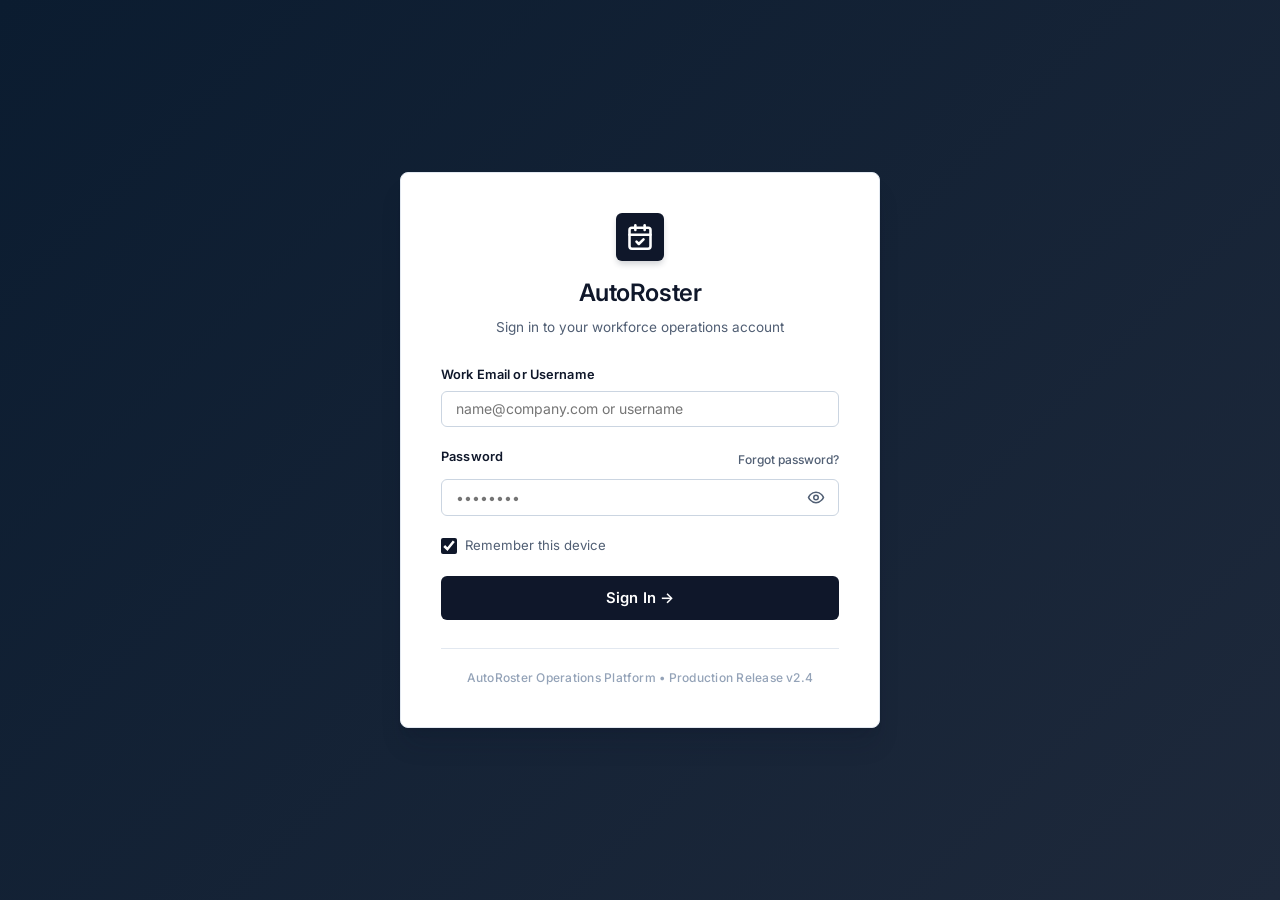
<file: static/index.html>
<!DOCTYPE html>
<html lang="en">
<head>
  <meta charset="UTF-8">
  <meta name="viewport" content="width=device-width, initial-scale=1.0">
  <title>AutoRoster | Workforce Operations & Shift Scheduling</title>
  <link rel="stylesheet" href="styles.css">
  <link rel="preconnect" href="https://fonts.googleapis.com">
  <link rel="preconnect" href="https://fonts.gstatic.com" crossorigin>
  <link href="https://fonts.googleapis.com/css2?family=Inter:wght@400;500;600;700&family=JetBrains+Mono:wght@400;500;600&display=swap" rel="stylesheet">
</head>
<body>

  <!-- ========================================== -->
  <!-- 1. LOGIN SCREEN VIEW                       -->
  <!-- ========================================== -->
  <div id="view-login" class="login-overlay">
    <div class="login-card">
      <div class="login-header">
        <div class="login-brand-icon">
          <svg width="28" height="28" viewBox="0 0 24 24" fill="none" stroke="currentColor" stroke-width="2.2" stroke-linecap="round" stroke-linejoin="round">
            <rect x="3" y="4" width="18" height="18" rx="2" ry="2"></rect>
            <line x1="16" y1="2" x2="16" y2="6"></line>
            <line x1="8" y1="2" x2="8" y2="6"></line>
            <line x1="3" y1="10" x2="21" y2="10"></line>
            <path d="m9 16 2 2 4-4"></path>
          </svg>
        </div>
        <h1 class="login-title">AutoRoster</h1>
        <p class="login-subtitle">Sign in to your workforce operations account</p>
      </div>

      <form id="form-login" class="login-form">
        <div id="login-error-alert" class="alert alert-danger" style="display: none;"></div>

        <div class="form-group">
          <label class="form-label" for="login-email">Work Email or Username</label>
          <input type="text" id="login-email" class="form-input" placeholder="name@company.com or username" required autocomplete="username">
        </div>

        <div class="form-group">
          <div style="display:flex; justify-content:space-between; align-items:center; margin-bottom:0.4rem;">
            <label class="form-label mb-0" for="login-password">Password</label>
            <a href="#" class="form-forgot-link" onclick="alert('Please contact your store administrator to reset your password.')">Forgot password?</a>
          </div>
          <div class="password-input-wrap">
            <input type="password" id="login-password" class="form-input" placeholder="••••••••" required autocomplete="current-password">
            <button type="button" class="btn-password-toggle" id="btn-toggle-password" title="Toggle password visibility" aria-label="Toggle password visibility">
              <svg id="eye-icon-show" width="18" height="18" viewBox="0 0 24 24" fill="none" stroke="currentColor" stroke-width="2" stroke-linecap="round" stroke-linejoin="round">
                <path d="M2 12s3-7 10-7 10 7 10 7-3 7-10 7-10-7-10-7Z"></path>
                <circle cx="12" cy="12" r="3"></circle>
              </svg>
              <svg id="eye-icon-hide" width="18" height="18" viewBox="0 0 24 24" fill="none" stroke="currentColor" stroke-width="2" stroke-linecap="round" stroke-linejoin="round" style="display:none;">
                <path d="m9.88 9.88 4.24 4.24m-6.36-2.12a8.62 8.62 0 0 1-5.76-7m18.72 7a8.62 8.62 0 0 1-5.76 7m-3.24-3.24a3 3 0 0 1-4.24-4.24"></path>
                <line x1="2" y1="2" x2="22" y2="22"></line>
              </svg>
            </button>
          </div>
        </div>

        <div class="form-remember-row">
          <label class="checkbox-label">
            <input type="checkbox" id="login-remember" checked>
            <span>Remember this device</span>
          </label>
        </div>

        <button type="submit" class="btn btn-primary btn-block btn-lg" id="btn-login-submit">
          <span>Sign In →</span>
        </button>
      </form>

      <div class="login-footer">
        <span>AutoRoster Operations Platform • Production Release v2.4</span>
      </div>
    </div>
  </div>


  <!-- ========================================== -->
  <!-- 2. MAIN APPLICATION PORTAL                 -->
  <!-- ========================================== -->
  <div id="view-app" class="app-layout" style="display: none;">
    <!-- Top Navigation Header -->
    <header class="app-header">
      <div class="brand">
        <div class="brand-icon">
          <svg width="22" height="22" viewBox="0 0 24 24" fill="none" stroke="currentColor" stroke-width="2.2" stroke-linecap="round" stroke-linejoin="round">
            <rect x="3" y="4" width="18" height="18" rx="2" ry="2"></rect>
            <line x1="16" y1="2" x2="16" y2="6"></line>
            <line x1="8" y1="2" x2="8" y2="6"></line>
            <line x1="3" y1="10" x2="21" y2="10"></line>
            <path d="m9 16 2 2 4-4"></path>
          </svg>
        </div>
        <div class="brand-text">
          <h1>AutoRoster <span class="brand-store-tag">📍 Main Branch</span></h1>
        </div>
      </div>

      <!-- Current User Profile & Controls -->
      <div class="header-user-bar">
        <div class="status-pill-active-engine">
          <span class="status-live-dot"></span>
          <span class="status-live-text">AI Engine: Active</span>
        </div>

        <div class="user-profile-badge">
          <span class="user-avatar" id="header-user-avatar">SC</span>
          <div class="user-details">
            <span class="user-name" id="header-user-name">Sarah Connor</span>
            <span class="user-role-badge" id="header-user-role">Manager</span>
          </div>
        </div>

        <button class="btn btn-outline-danger btn-sm" id="btn-logout" title="Sign out of your account">
          Sign Out
        </button>
      </div>
    </header>


    <!-- ========================================== -->
    <!-- 3. ADMIN / MANAGER PORTAL                  -->
    <!-- ========================================== -->
    <div id="portal-admin" class="portal-container" style="display: none;">
      <!-- Admin Sub Navigation Tabs -->
      <nav class="tab-nav">
        <button class="tab-btn active" data-admin-tab="tab-staff-directory">
          <span>Active Staff Directory</span>
          <span class="tab-badge" id="badge-admin-staff-count">8</span>
        </button>
        <button class="tab-btn" data-admin-tab="tab-add-employee">
          <span>+ Add Employee</span>
        </button>
        <button class="tab-btn" data-admin-tab="tab-leave-log">
          <span>Leave Requests & Log</span>
          <span class="tab-badge" id="badge-admin-log-count">2</span>
        </button>
        <button class="tab-btn" data-admin-tab="tab-urgent-leaves">
          <span>Urgent Medical Leaves</span>
          <span class="tab-badge badge-warning" id="badge-admin-urgent-count">1</span>
        </button>
        <button class="tab-btn" data-admin-tab="tab-roster">
          <span>Weekly Master Schedule</span>
          <span class="tab-badge" id="badge-roster-status">Published</span>
        </button>
        <button class="tab-btn" data-admin-tab="tab-replacement-audit">
          <span>Shift Cover Log</span>
          <span class="tab-badge" id="badge-admin-audit-count">1</span>
        </button>
      </nav>

      <main class="main-content">
        <!-- ADMIN TAB 1: ACTIVE STAFF DIRECTORY -->
        <section id="tab-staff-directory" class="tab-panel active">
          <div class="section-heading-row">
            <div>
              <h2 class="section-title">Staff Directory</h2>
              <p class="section-subtitle">Manage store employees, verified skill certifications, and weekly hourly limits.</p>
            </div>
            <div>
              <button class="btn btn-primary" onclick="switchAdminTab('tab-add-employee')">
                + Add Employee
              </button>
            </div>
          </div>

          <!-- Certified Store Skills Catalog Pill Bar -->
          <div class="card" style="padding: 0.85rem 1.25rem; margin-bottom: 1.5rem; display: flex; flex-wrap: wrap; align-items: center; justify-content: space-between; gap: 0.75rem;">
            <div style="display:flex; align-items:center; gap:0.5rem; flex-wrap:wrap;">
              <span style="font-size:0.75rem; font-weight:600; text-transform:uppercase; color:var(--secondary); letter-spacing:0.04em;">Certified Store Skills:</span>
              <div id="store-skills-pill-container" style="display:flex; flex-wrap:wrap; gap:0.4rem; align-items:center;">
                <!-- Populated dynamically with all skills -->
              </div>
            </div>
            <div style="display:flex; gap:0.5rem; align-items:center;">
              <input type="text" id="dir-input-new-skill" class="form-input" style="max-width:200px; padding:0.3rem 0.6rem; font-size:0.75rem;" placeholder="New skill (e.g. Baker)...">
              <button type="button" class="btn btn-secondary btn-sm" id="dir-btn-add-skill">
                + Add Skill
              </button>
            </div>
          </div>

          <div class="staff-grid" id="staff-directory-grid">
            <!-- Dynamically populated with color skill badges, email, weekly hours, and delete button -->
          </div>
        </section>

        <!-- ADMIN TAB 2: ADD EMPLOYEE FORM -->
        <section id="tab-add-employee" class="tab-panel">
          <div class="card card-center-max">
            <div class="card-header">
              <h2 class="card-title">Add Team Member</h2>
            </div>

            <form id="form-admin-add-employee">
              <div id="add-emp-error" class="alert alert-danger" style="display: none;"></div>

              <div class="form-group">
                <label class="form-label" for="add-emp-name">Full Name *</label>
                <input type="text" id="add-emp-name" class="form-input" placeholder="e.g. Maya Lin" required>
              </div>

              <div class="form-group">
                <label class="form-label" for="add-emp-email">Work Email *</label>
                <input type="email" id="add-emp-email" class="form-input" placeholder="e.g. maya@vibecafe.com" required>
              </div>

              <div class="form-group">
                <label class="form-label">Certified Roles & Skills * (Select all applicable)</label>
                <div class="skill-chips" id="admin-skill-chips-container">
                  <!-- Skill chips dynamically populated -->
                </div>
                <div class="custom-skill-creator-box">
                  <input type="text" id="input-new-custom-skill" class="form-input custom-skill-input" placeholder="Add custom skill (e.g. Mixologist)...">
                  <button type="button" class="btn btn-secondary btn-sm" id="btn-add-custom-skill">
                    + Add Custom Skill
                  </button>
                </div>
              </div>

              <div class="form-group">
                <label class="form-label" for="add-emp-hours">
                  Weekly Hour Limit: <span id="add-hours-display" style="font-weight:700; color:var(--primary);">32h</span>
                </label>
                <input type="range" id="add-emp-hours" class="form-input" min="16" max="40" step="8" value="32">
                <div class="range-labels">
                  <span>16h (Part-Time)</span>
                  <span>24h</span>
                  <span>32h (Standard)</span>
                  <span>40h (Full-Time)</span>
                </div>
              </div>

              <div style="display:flex; gap:0.75rem; justify-content:flex-end; margin-top:1.5rem;">
                <button type="button" class="btn btn-secondary" onclick="switchAdminTab('tab-staff-directory')">Cancel</button>
                <button type="submit" class="btn btn-primary">Save Employee</button>
              </div>
            </form>
          </div>
        </section>

        <!-- ADMIN TAB 3: LEAVE DECISION LOG -->
        <section id="tab-leave-log" class="tab-panel">
          <div class="section-heading-row">
            <div>
              <h2 class="section-title">Leave History & Decision Log</h2>
              <p class="section-subtitle">Audit records of employee leave requests. Click any row to review the employee's request message and policy analysis.</p>
            </div>
            <div class="filter-pills" id="log-filter-pills">
              <button class="btn-chip active" data-log-filter="ALL">All Records</button>
              <button class="btn-chip" data-log-filter="APPROVED">Granted (Approved)</button>
              <button class="btn-chip" data-log-filter="REJECTED">Not Granted (Rejected)</button>
              <button class="btn-chip" data-log-filter="PENDING">Pending (Escalated)</button>
            </div>
          </div>

          <!-- Summary Analytical KPI Cards -->
          <div class="emp-kpi-grid" style="margin-bottom: 1.5rem;">
            <div class="emp-kpi-card">
              <span class="kpi-label">Total Submissions</span>
              <span class="kpi-value" id="kpi-log-total">3</span>
              <span class="kpi-sub">Audited Leave Requests</span>
            </div>
            <div class="emp-kpi-card">
              <span class="kpi-label">Leave Granted (Approved)</span>
              <span class="kpi-value" id="kpi-log-approved" style="color:var(--status-approved-text);">1</span>
              <span class="kpi-sub">Cleared Autonomously</span>
            </div>
            <div class="emp-kpi-card">
              <span class="kpi-label">Pending / Escalated</span>
              <span class="kpi-value" id="kpi-log-pending" style="color:var(--status-urgent-text);">1</span>
              <span class="kpi-sub">Manager Review Queue</span>
            </div>
            <div class="emp-kpi-card">
              <span class="kpi-label">Not Granted (Rejected)</span>
              <span class="kpi-value" id="kpi-log-rejected" style="color:var(--status-rejected-text);">1</span>
              <span class="kpi-sub">Anti-Exploitation Blocked</span>
            </div>
          </div>

          <div class="card p-0">
            <div class="table-responsive">
              <table class="data-table">
                <thead>
                  <tr>
                    <th>Leave Status</th>
                    <th>Date of Issue</th>
                    <th>Staff Member</th>
                    <th>Target Shift</th>
                    <th>Reason (Approved)</th>
                    <th>Importance</th>
                    <th>Exploitation Risk</th>
                    <th>Action</th>
                  </tr>
                </thead>
                <tbody id="leave-log-tbody">
                  <!-- Dynamically populated -->
                </tbody>
              </table>
            </div>
          </div>
        </section>

        <!-- ADMIN TAB 4: URGENT LEAVES & PROOFS -->
        <section id="tab-urgent-leaves" class="tab-panel">
          <div class="section-heading-row">
            <div>
              <h2 class="section-title">Urgent Medical Requests</h2>
              <p class="section-subtitle">Emergency requests requiring managerial sign-off. Review verified medical certificates and decide on leave approval.</p>
            </div>
          </div>

          <div id="urgent-leaves-container" class="urgent-leaves-grid">
            <!-- Dynamically populated -->
          </div>
        </section>

        <!-- ADMIN TAB 5: WEEKLY MASTER ROSTER -->
        <section id="tab-roster" class="tab-panel">
          <div class="solver-controls card">
            <div class="solver-controls-header">
              <div>
                <h2 class="card-title">Weekly Schedule Planner</h2>
                <p class="card-subtitle">Automated constraint optimization enforcing shift coverage, certified skills, employee availability, and hour caps.</p>
              </div>
              <div class="solver-buttons">
                <button class="btn btn-primary" id="btn-generate-roster">
                  ⚡ Generate & Optimize Schedule
                </button>
              </div>
            </div>

            <!-- Infeasible Conflict Box (only shown if a real conflict exists) -->
            <div id="conflict-panel" class="conflict-panel" style="display: none;"></div>
          </div>

          <!-- Schedule Calendar Grid -->
          <div class="card p-0 roster-card">
            <div class="roster-grid-header">
              <div style="display:flex; align-items:center; gap:0.75rem;">
                <h3 class="card-title mb-0">Monday – Sunday Roster</h3>
                <span class="coverage-badge">100% Shift Coverage</span>
              </div>
              <div class="legend-chips">
                <span class="skill-badge badge-supervisor">Supervisor</span>
                <span class="skill-badge badge-barista">Barista</span>
                <span class="skill-badge badge-cook">Cook</span>
                <span class="skill-badge badge-cashier">Cashier</span>
                <span class="skill-badge badge-server">Server</span>
              </div>
            </div>
            <div class="roster-calendar-grid" id="admin-roster-grid">
              <!-- Populated dynamically with 7 day columns -->
            </div>
          </div>
        </section>

        <!-- ADMIN TAB 6: REPLACED STAFF AUDIT -->
        <section id="tab-replacement-audit" class="tab-panel">
          <div class="section-heading-row">
            <div>
              <h2 class="section-title">Shift Cover & Replacement Log</h2>
              <p class="section-subtitle">Audit history of all shift covers and substitutions for absent personnel.</p>
            </div>
          </div>

          <div class="card p-0">
            <div class="table-responsive">
              <table class="data-table">
                <thead>
                  <tr>
                    <th>Shift</th>
                    <th>Role</th>
                    <th>Original Staff (Absent/Leave)</th>
                    <th>Covering Staff (Substitute)</th>
                    <th>Reason</th>
                    <th>Logged Timestamp</th>
                  </tr>
                </thead>
                <tbody id="replacement-audit-tbody">
                  <!-- Dynamically populated -->
                </tbody>
              </table>
            </div>
          </div>
        </section>
      </main>
    </div>


    <!-- ========================================== -->
    <!-- 4. EMPLOYEE PORTAL                         -->
    <!-- ========================================== -->
    <div id="portal-employee" class="portal-container" style="display: none;">
      <!-- Employee Sub Navigation Tabs -->
      <nav class="tab-nav">
        <button class="tab-btn active" data-emp-tab="tab-emp-leave">
          <span>Request Leave / Unavailability</span>
        </button>
        <button class="tab-btn" data-emp-tab="tab-emp-roster">
          <span>My Shifts This Week</span>
          <span class="tab-badge" id="badge-emp-shifts-count">0</span>
        </button>
      </nav>

      <main class="main-content">
        <!-- EMPLOYEE TAB 1: LEAVE REQUEST -->
        <section id="tab-emp-leave" class="tab-panel active">
          <div class="grid-2">
            <!-- Leave Message Form -->
            <div class="card">
              <div class="card-header">
                <div>
                  <h2 class="card-title">New Leave Request</h2>
                  <p class="card-subtitle">Submit your unavailability. Our scheduling system evaluates request details and verifies policy compliance.</p>
                </div>
              </div>

              <form id="form-employee-leave">
                <div class="form-group">
                  <label class="form-label" for="emp-leave-text">Reason & Shift Details *</label>
                  <textarea id="emp-leave-text" class="form-input" rows="5" placeholder="Please specify which day and shift you need off, along with the reason (e.g. Doctor appointment on Tuesday morning, sister's wedding on Friday evening, etc.)." required></textarea>
                </div>

                <!-- Urgent Medical Leave Toggle -->
                <div class="urgent-toggle-box">
                  <label class="urgent-toggle-label">
                    <input type="checkbox" id="emp-is-urgent-checkbox">
                    <span><strong>Urgent medical condition requiring verification</strong></span>
                  </label>
                  <p class="urgent-toggle-sub">Emergency medical leaves with documentation are prioritized directly for manager sign-off.</p>
                </div>

                <!-- Proof Document Upload -->
                <div id="urgent-proof-upload-section" class="proof-upload-section" style="display: none;">
                  <label class="form-label">Attach Verification Document (Doctor's Note, Clinic Form, or Discharge Certificate)</label>
                  <div class="file-upload-dropzone" id="proof-dropzone">
                    <input type="file" id="proof-file-input" accept=".pdf,.jpg,.jpeg,.png">
                    <div class="dropzone-text">
                      <span class="dropzone-icon">📄</span>
                      <span id="proof-filename-display">Click or drag & drop document here (PDF, PNG, JPG)</span>
                    </div>
                  </div>
                </div>

                <button type="submit" class="btn btn-primary btn-block btn-lg" id="btn-submit-emp-leave">
                  <span>Submit Leave Request →</span>
                </button>
              </form>
            </div>

            <!-- Real-time Request Status & Feedback Card -->
            <div class="card">
              <div class="card-header">
                <h2 class="card-title">Request Review & Status</h2>
              </div>

              <div id="ai-evaluation-placeholder" class="ai-eval-empty">
                <div class="empty-icon">📝</div>
                <h3>No Recent Request</h3>
                <p>Complete and submit the request on the left. You will receive an immediate policy assessment and decision status.</p>
              </div>

              <div id="ai-evaluation-result" class="ai-eval-result" style="display: none;">
                <!-- Decision Banner -->
                <div id="ai-decision-banner" class="ai-decision-badge approved">
                  <span id="ai-decision-text">APPROVED</span>
                </div>

                <div class="ai-metrics-grid">
                  <div class="ai-metric-item">
                    <span class="metric-label">Reason Priority</span>
                    <span class="metric-value" id="ai-metric-importance">HIGH</span>
                  </div>
                  <div class="ai-metric-item">
                    <span class="metric-label">Target Shift</span>
                    <span class="metric-value" id="ai-metric-target">-</span>
                  </div>
                  <div class="ai-metric-item">
                    <span class="metric-label">Policy Compliance</span>
                    <span class="metric-value" id="ai-metric-trust">Verified</span>
                  </div>
                  <div class="ai-metric-item">
                    <span class="metric-label">Exploitation Risk</span>
                    <span class="metric-value" id="ai-metric-risk">Low</span>
                  </div>
                </div>

                <div class="ai-analysis-box">
                  <h4>Policy & Pattern Assessment:</h4>
                  <p id="ai-analysis-explanation">-</p>
                </div>
              </div>
            </div>
          </div>
        </section>

        <!-- EMPLOYEE TAB 2: MY WEEKLY SHIFTS -->
        <section id="tab-emp-roster" class="tab-panel">
          <div class="section-heading-row">
            <div>
              <h2 class="section-title">My Schedule</h2>
              <p class="section-subtitle">Your active shifts for the upcoming week. Extra shifts assigned to cover for colleagues are highlighted.</p>
            </div>
          </div>

          <!-- Employee KPI Stats -->
          <div class="emp-kpi-grid">
            <div class="emp-kpi-card">
              <span class="kpi-label">Weekly Hours Scheduled</span>
              <span class="kpi-value" id="emp-kpi-hours">0h / 32h</span>
              <div class="kpi-bar-bg"><div class="kpi-bar-fill" id="emp-kpi-bar" style="width: 0%;"></div></div>
            </div>
            <div class="emp-kpi-card">
              <span class="kpi-label">Scheduled Shifts</span>
              <span class="kpi-value" id="emp-kpi-shifts">0 shifts</span>
              <span class="kpi-sub">8 hours per shift</span>
            </div>
            <div class="emp-kpi-card highlight-card">
              <span class="kpi-label">Cover Shifts Assigned</span>
              <span class="kpi-value" id="emp-kpi-extras">0 extra</span>
              <span class="kpi-sub">Substituted for absent coworkers</span>
            </div>
          </div>

          <!-- Personal Schedule Grid -->
          <div class="card p-0 roster-card">
            <div class="roster-grid-header">
              <h3 class="card-title">Weekly Schedule Overview</h3>
            </div>
            <div class="emp-shifts-list" id="emp-shifts-container">
              <!-- Dynamically populated -->
            </div>
          </div>
        </section>
      </main>
    </div>
  </div>


  <!-- ========================================== -->
  <!-- 5. MODALS                                  -->
  <!-- ========================================== -->

  <!-- Modal: Leave Detail / Raw Message Inspector -->
  <div id="modal-leave-detail" class="modal-overlay" style="display: none;">
    <div class="modal-card">
      <div class="modal-header">
        <h3 class="modal-title">Leave Request Details</h3>
        <button class="modal-close-btn" onclick="closeModal('modal-leave-detail')">&times;</button>
      </div>
      <div class="modal-body" id="modal-leave-detail-body">
        <!-- Populated dynamically -->
      </div>
    </div>
  </div>

  <!-- Modal: Document Proof Preview -->
  <div id="modal-proof-preview" class="modal-overlay" style="display: none;">
    <div class="modal-card">
      <div class="modal-header">
        <h3 class="modal-title">Medical Verification Document</h3>
        <button class="modal-close-btn" onclick="closeModal('modal-proof-preview')">&times;</button>
      </div>
      <div class="modal-body" id="modal-proof-body">
        <!-- Populated dynamically -->
      </div>
    </div>
  </div>

  <!-- Modal: Ranked Replacement Selector -->
  <div id="modal-replacement" class="modal-overlay" style="display: none;">
    <div class="modal-card modal-lg">
      <div class="modal-header">
        <h3 class="modal-title" id="replacement-modal-title">Assign Shift Cover</h3>
        <button class="modal-close-btn" onclick="closeModal('modal-replacement')">&times;</button>
      </div>
      <div class="modal-body">
        <div id="replacement-target-info" class="replacement-target-info"></div>
        <h4 class="mt-3 mb-2 font-bold" style="font-size:0.95rem;">Available Qualified Staff (Ranked by Availability & Workload):</h4>
        <div id="replacement-candidates-container"></div>
      </div>
    </div>
  </div>

  <!-- Toast Container -->
  <div id="toast-container" class="toast-container"></div>

  <script src="app.js"></script>
</body>
</html>
</file>
<file: static/styles.css>
/* ======================================================== */
/* SLATE EXECUTIVE HR DESIGN SYSTEM                         */
/* Modern Enterprise Workforce & Leave Management           */
/* ======================================================== */

:root {
  /* Architectural Canvas & Neutrals */
  --canvas-bg: #f8f9ff;
  --surface-bright: #ffffff;
  --surface-low: #f1f5f9;
  --surface-container: #eff4ff;
  --surface-subtle: #f8fafc;
  
  /* Primary & Slate Tones */
  --primary: #0f172a;               /* Solid Slate 900 */
  --primary-hover: #1e293b;         /* Hover Slate 800 */
  --primary-focus: #0f172a;
  --primary-light: #eff4ff;
  
  --secondary: #515f74;             /* Slate 600 */
  --secondary-muted: #64748b;       /* Slate 500 */
  --secondary-subtle: #94a3b8;      /* Slate 400 */
  
  /* Typography Text Colors */
  --text-main: #0b1c30;             /* Ultra-crisp High Contrast Slate */
  --text-slate: #0f172a;
  --text-muted: #515f74;
  --text-subtle: #64748b;
  
  /* Hairline Borders */
  --border-hairline: #e2e8f0;       /* Hairline Slate Divider */
  --border-subtle: #cbd5e1;
  --border-focus: #0f172a;
  
  /* Functional Status Accents */
  --status-approved-bg: #ecfdf5;
  --status-approved-border: #a7f3d0;
  --status-approved-text: #047857;
  --status-approved-dot: #047857;
  
  --status-urgent-bg: #fff7ed;
  --status-urgent-border: #fed7aa;
  --status-urgent-text: #c2410c;
  --status-urgent-dot: #ea580c;
  
  --status-pending-bg: #f1f5f9;
  --status-pending-border: #cbd5e1;
  --status-pending-text: #475569;
  --status-pending-dot: #64748b;
  
  --status-rejected-bg: #fef2f2;
  --status-rejected-border: #fecaca;
  --status-rejected-text: #b91c1c;
  --status-rejected-dot: #dc2626;

  /* Skill Badges */
  --skill-supervisor-bg: #eff6ff;
  --skill-supervisor-border: #bfdbfe;
  --skill-supervisor-text: #1d4ed8;

  --skill-barista-bg: #fdf2f8;
  --skill-barista-border: #fbcfe8;
  --skill-barista-text: #be185d;

  --skill-cook-bg: #fff7ed;
  --skill-cook-border: #fed7aa;
  --skill-cook-text: #c2410c;

  --skill-cashier-bg: #f0fdf4;
  --skill-cashier-border: #bbf7d0;
  --skill-cashier-text: #15803d;

  --skill-server-bg: #faf5ff;
  --skill-server-border: #e9d5ff;
  --skill-server-text: #7e22ce;

  /* Geometry & Corners */
  --radius-xs: 2px;
  --radius-sm: 4px;
  --radius-md: 6px;
  --radius-lg: 8px;
  --radius-xl: 12px;
  
  /* Elevation & Ambient Shadows */
  --shadow-sm: 0 1px 2px 0 rgba(15, 23, 42, 0.04);
  --shadow-card: 0 1px 3px rgba(15, 23, 42, 0.05);
  --shadow-hover: 0 4px 12px -2px rgba(15, 23, 42, 0.06), 0 2px 4px -1px rgba(15, 23, 42, 0.03);
  --shadow-modal: 0 20px 25px -5px rgba(15, 23, 42, 0.15), 0 8px 10px -6px rgba(15, 23, 42, 0.1);
  --shadow-amber: 0 0 0 2px rgba(245, 158, 11, 0.25);
}

* {
  box-sizing: border-box;
  margin: 0;
  padding: 0;
  font-family: 'Inter', -apple-system, BlinkMacSystemFont, "Segoe UI", Roboto, sans-serif;
  -webkit-font-smoothing: antialiased;
  -moz-osx-font-smoothing: grayscale;
}

body {
  background-color: var(--canvas-bg);
  color: var(--text-main);
  line-height: 1.5;
  min-height: 100vh;
}

code, .font-mono, .code-text {
  font-family: 'JetBrains Mono', monospace;
}

/* ======================================================== */
/* LOGIN SCREEN                                             */
/* ======================================================== */
.login-overlay {
  position: fixed;
  inset: 0;
  background: linear-gradient(135deg, #0b1c30 0%, #1e293b 100%);
  display: flex;
  align-items: center;
  justify-content: center;
  z-index: 999;
  padding: 1.5rem;
}

.login-card {
  background: var(--surface-bright);
  width: 100%;
  max-width: 480px;
  border-radius: var(--radius-lg);
  box-shadow: var(--shadow-modal);
  padding: 2.5rem;
  border: 1px solid var(--border-hairline);
}

.login-header {
  text-align: center;
  margin-bottom: 1.75rem;
}

.login-brand-icon {
  width: 48px;
  height: 48px;
  background: var(--primary);
  color: #ffffff;
  border-radius: var(--radius-md);
  display: inline-flex;
  align-items: center;
  justify-content: center;
  font-size: 1.5rem;
  margin-bottom: 0.85rem;
  box-shadow: 0 4px 6px -1px rgba(15, 23, 42, 0.2);
}

.login-title {
  font-size: 1.5rem;
  font-weight: 600;
  color: var(--text-slate);
  letter-spacing: -0.02em;
}

.login-subtitle {
  font-size: 0.85rem;
  color: var(--secondary);
  margin-top: 0.35rem;
}

.btn-chip {
  background: var(--surface-bright);
  border: 1px solid var(--border-subtle);
  color: var(--secondary);
  padding: 0.35rem 0.65rem;
  border-radius: var(--radius-sm);
  font-size: 0.75rem;
  font-weight: 600;
  cursor: pointer;
  transition: all 0.15s ease;
}

.btn-chip:hover, .btn-chip.active {
  background: var(--primary);
  color: #ffffff;
  border-color: var(--primary);
}

.login-form .form-group {
  margin-bottom: 1.25rem;
}

.form-forgot-link {
  font-size: 0.75rem;
  color: var(--secondary);
  text-decoration: none;
  font-weight: 500;
}
.form-forgot-link:hover {
  color: var(--primary);
  text-decoration: underline;
}

.form-remember-row {
  margin-bottom: 1.25rem;
}

.checkbox-label {
  display: flex;
  align-items: center;
  gap: 0.5rem;
  font-size: 0.825rem;
  color: var(--secondary);
  cursor: pointer;
}

.checkbox-label input[type="checkbox"] {
  accent-color: var(--primary);
  width: 16px;
  height: 16px;
  border-radius: var(--radius-xs);
}

.login-footer {
  text-align: center;
  margin-top: 1.75rem;
  padding-top: 1.25rem;
  border-top: 1px solid var(--border-hairline);
  font-size: 0.75rem;
  color: var(--secondary-subtle);
  font-weight: 500;
  letter-spacing: 0.02em;
}


/* ======================================================== */
/* APP HEADER & LIVE STATUS BAR                             */
/* ======================================================== */
.app-header {
  background: var(--surface-bright);
  border-bottom: 1px solid var(--border-hairline);
  padding: 0.75rem 2rem;
  display: flex;
  justify-content: space-between;
  align-items: center;
  position: sticky;
  top: 0;
  z-index: 50;
  min-height: 64px;
}

.brand {
  display: flex;
  align-items: center;
  gap: 0.85rem;
}

.brand-icon {
  width: 36px;
  height: 36px;
  background: var(--primary);
  color: #ffffff;
  border-radius: var(--radius-md);
  display: flex;
  align-items: center;
  justify-content: center;
  font-weight: 600;
  font-size: 1.15rem;
}

.brand-text h1 {
  font-size: 1.15rem;
  font-weight: 600;
  color: var(--text-slate);
  letter-spacing: -0.015em;
  display: flex;
  align-items: center;
  gap: 0.5rem;
}

.brand-store-tag {
  font-size: 0.7rem;
  font-weight: 500;
  background: var(--surface-low);
  color: var(--secondary);
  padding: 0.15rem 0.5rem;
  border-radius: var(--radius-sm);
  border: 1px solid var(--border-hairline);
  letter-spacing: 0.02em;
}

.header-user-bar {
  display: flex;
  align-items: center;
  gap: 0.85rem;
}

/* AI Engine: Active Pill */
.status-pill-active-engine {
  display: inline-flex;
  align-items: center;
  gap: 0.375rem;
  padding: 0.25rem 0.65rem;
  border-radius: var(--radius-sm);
  background: var(--status-approved-bg);
  border: 1px solid var(--status-approved-border);
}

.status-live-dot {
  width: 6px;
  height: 6px;
  border-radius: 50%;
  background: var(--status-approved-dot);
}

.status-live-text {
  font-size: 0.7rem;
  font-weight: 600;
  color: var(--status-approved-text);
  letter-spacing: 0.03em;
  text-transform: uppercase;
}

.user-profile-badge {
  display: flex;
  align-items: center;
  gap: 0.6rem;
  background: var(--surface-low);
  padding: 0.3rem 0.75rem;
  border-radius: var(--radius-md);
  border: 1px solid var(--border-hairline);
}

.user-avatar {
  width: 26px;
  height: 26px;
  border-radius: var(--radius-sm);
  background: var(--primary);
  color: #ffffff;
  font-size: 0.72rem;
  font-weight: 600;
  display: flex;
  align-items: center;
  justify-content: center;
}

.user-details {
  display: flex;
  align-items: center;
  gap: 0.5rem;
}

.user-name {
  font-size: 0.825rem;
  font-weight: 600;
  color: var(--text-slate);
}

.user-role-badge {
  font-size: 0.65rem;
  font-weight: 600;
  text-transform: uppercase;
  letter-spacing: 0.04em;
  background: #e2e8f0;
  color: var(--secondary);
  padding: 0.1rem 0.45rem;
  border-radius: var(--radius-xs);
}


/* ======================================================== */
/* TABS NAVIGATION                                          */
/* ======================================================== */
.tab-nav {
  background: var(--surface-bright);
  border-bottom: 1px solid var(--border-hairline);
  display: flex;
  padding: 0 2rem;
  gap: 0.5rem;
  overflow-x: auto;
}

.tab-btn {
  background: transparent;
  border: none;
  padding: 0.9rem 1rem;
  font-size: 0.825rem;
  font-weight: 500;
  color: var(--secondary);
  cursor: pointer;
  border-bottom: 2px solid transparent;
  display: flex;
  align-items: center;
  gap: 0.5rem;
  white-space: nowrap;
  transition: all 0.15s ease;
}

.tab-btn:hover {
  color: var(--primary);
}

.tab-btn.active {
  color: var(--primary);
  border-bottom-color: var(--primary);
  font-weight: 600;
}

.tab-badge {
  font-size: 0.68rem;
  padding: 0.1rem 0.45rem;
  border-radius: var(--radius-xs);
  background: var(--surface-low);
  color: var(--secondary);
  border: 1px solid var(--border-hairline);
  font-weight: 600;
}

.tab-badge.badge-warning {
  background: var(--status-urgent-bg);
  color: var(--status-urgent-text);
  border-color: var(--status-urgent-border);
}

.tab-btn.active .tab-badge {
  background: var(--surface-container);
  color: var(--text-slate);
  border-color: #cbd5e1;
}


/* ======================================================== */
/* LAYOUT & MAIN CONTENT                                    */
/* ======================================================== */
.main-content {
  max-width: 1440px;
  margin: 0 auto;
  padding: 2rem;
}

.tab-panel {
  display: none;
}

.tab-panel.active {
  display: block;
}

.section-heading-row {
  display: flex;
  justify-content: space-between;
  align-items: flex-end;
  margin-bottom: 1.75rem;
  gap: 1rem;
}

.section-title {
  font-size: 1.35rem;
  font-weight: 600;
  color: var(--text-slate);
  letter-spacing: -0.015em;
}

.section-subtitle {
  font-size: 0.85rem;
  color: var(--secondary);
  margin-top: 0.25rem;
}

.grid-2 {
  display: grid;
  grid-template-columns: 1fr 1fr;
  gap: 1.5rem;
}

.card {
  background: var(--surface-bright);
  border-radius: var(--radius-lg);
  border: 1px solid var(--border-hairline);
  box-shadow: var(--shadow-card);
  padding: 1.5rem;
  margin-bottom: 1.5rem;
}

.card-center-max {
  max-width: 650px;
  margin-left: auto;
  margin-right: auto;
}

.card-header {
  display: flex;
  justify-content: space-between;
  align-items: center;
  margin-bottom: 1.25rem;
  padding-bottom: 0.85rem;
  border-bottom: 1px solid var(--border-hairline);
}

.card-title {
  font-size: 1.05rem;
  font-weight: 600;
  color: var(--text-slate);
  letter-spacing: -0.01em;
  display: flex;
  align-items: center;
  gap: 0.5rem;
}

.card-subtitle {
  font-size: 0.8rem;
  color: var(--secondary);
  margin-top: 0.25rem;
}


/* ======================================================== */
/* FORMS & INPUTS                                           */
/* ======================================================== */
.form-group {
  margin-bottom: 1.25rem;
}

.form-label {
  display: block;
  font-size: 0.8rem;
  font-weight: 600;
  color: var(--text-slate);
  margin-bottom: 0.4rem;
  letter-spacing: 0.01em;
}

.form-input {
  width: 100%;
  padding: 0.55rem 0.85rem;
  border: 1px solid var(--border-subtle);
  border-radius: var(--radius-md);
  font-size: 0.875rem;
  background: var(--surface-bright);
  color: var(--text-main);
  transition: all 0.15s ease;
}

.form-input:focus {
  outline: none;
  border-color: var(--border-focus);
  box-shadow: 0 0 0 1px var(--border-focus);
}

.password-input-wrap {
  position: relative;
  display: flex;
  align-items: center;
  width: 100%;
}

.password-input-wrap .form-input {
  padding-right: 2.75rem;
}

.btn-password-toggle {
  position: absolute;
  right: 0.5rem;
  top: 50%;
  transform: translateY(-50%);
  background: transparent;
  border: none;
  cursor: pointer;
  padding: 0.35rem;
  color: var(--secondary);
  display: flex;
  align-items: center;
  justify-content: center;
  border-radius: var(--radius-sm);
  transition: color 0.15s ease;
}

.btn-password-toggle:hover {
  color: var(--text-slate);
}

.skill-chips {
  display: flex;
  flex-wrap: wrap;
  gap: 0.5rem;
}

.skill-chip {
  padding: 0.35rem 0.75rem;
  border-radius: var(--radius-sm);
  font-size: 0.78rem;
  font-weight: 600;
  cursor: pointer;
  border: 1px solid var(--border-subtle);
  background: var(--surface-low);
  color: var(--secondary);
  transition: all 0.15s ease;
}

.skill-chip.selected {
  background: var(--primary);
  color: #ffffff;
  border-color: var(--primary);
}

/* Color Skill Badges (Tailored Palette) */
.skill-badge {
  font-size: 0.72rem;
  font-weight: 600;
  padding: 0.2rem 0.55rem;
  border-radius: var(--radius-sm);
  display: inline-block;
  letter-spacing: 0.02em;
  background: var(--surface-low);
  color: var(--secondary);
  border: 1px solid var(--border-hairline);
}

.badge-supervisor { background: var(--skill-supervisor-bg); color: var(--skill-supervisor-text); border: 1px solid var(--skill-supervisor-border); }
.badge-barista { background: var(--skill-barista-bg); color: var(--skill-barista-text); border: 1px solid var(--skill-barista-border); }
.badge-cook { background: var(--skill-cook-bg); color: var(--skill-cook-text); border: 1px solid var(--skill-cook-border); }
.badge-cashier { background: var(--skill-cashier-bg); color: var(--skill-cashier-text); border: 1px solid var(--skill-cashier-border); }
.badge-server { background: var(--skill-server-bg); color: var(--skill-server-text); border: 1px solid var(--skill-server-border); }

/* Common Custom Role Badges */
.badge-baker { background: #fef3c7; color: #92400e; border: 1px solid #fde68a; }
.badge-mixologist, .badge-bartender { background: #fff1f2; color: #be123c; border: 1px solid #fecdd3; }
.badge-dishwasher { background: #f1f5f9; color: #475569; border: 1px solid #cbd5e1; }
.badge-host, .badge-greeter { background: #fdf4ff; color: #a21caf; border: 1px solid #f0abfc; }
.badge-delivery, .badge-driver { background: #ecfeff; color: #0e7490; border: 1px solid #a5f3fc; }
.badge-security { background: #f8fafc; color: #0f172a; border: 1px solid #94a3b8; }
.badge-cleaner { background: #f0fdfa; color: #0f766e; border: 1px solid #99f6e4; }
.badge-lead { background: #e0e7ff; color: #3730a3; border: 1px solid #c7d2fe; }

/* Custom Skill Creator Inline Bar */
.custom-skill-creator-box {
  display: flex;
  gap: 0.5rem;
  align-items: center;
  margin-top: 0.65rem;
  padding: 0.5rem 0.75rem;
  background: var(--surface-low);
  border: 1px dashed var(--border-subtle);
  border-radius: var(--radius-md);
}

.custom-skill-input {
  max-width: 250px;
  padding: 0.35rem 0.65rem;
  font-size: 0.8rem;
}


/* ======================================================== */
/* BUTTONS (Slate Executive HR)                             */
/* ======================================================== */
.btn {
  display: inline-flex;
  align-items: center;
  justify-content: center;
  padding: 0.55rem 1rem;
  border-radius: var(--radius-md);
  font-size: 0.825rem;
  font-weight: 600;
  cursor: pointer;
  border: 1px solid transparent;
  transition: all 0.15s ease;
  gap: 0.45rem;
  letter-spacing: 0.01em;
}

.btn:active {
  transform: scale(0.99);
}

/* Primary: Solid Slate 900 */
.btn-primary {
  background: var(--primary);
  color: #ffffff;
}
.btn-primary:hover {
  background: var(--primary-hover);
}

/* Secondary: White with hairline border */
.btn-secondary {
  background: var(--surface-bright);
  border-color: var(--border-hairline);
  color: var(--text-slate);
}
.btn-secondary:hover {
  background: var(--surface-subtle);
  border-color: var(--border-subtle);
}

/* Warning / Amber */
.btn-warning {
  background: var(--status-urgent-bg);
  border-color: var(--status-urgent-border);
  color: var(--status-urgent-text);
}
.btn-warning:hover {
  background: #ffedd5;
}

/* Danger / Crimson */
.btn-danger {
  background: var(--status-rejected-bg);
  border-color: var(--status-rejected-border);
  color: var(--status-rejected-text);
}
.btn-danger:hover {
  background: #fee2e2;
}

.btn-outline-danger {
  background: var(--surface-bright);
  border-color: var(--status-rejected-border);
  color: var(--status-rejected-text);
}
.btn-outline-danger:hover {
  background: var(--status-rejected-bg);
}

/* Success / Emerald */
.btn-success {
  background: var(--status-approved-bg);
  border-color: var(--status-approved-border);
  color: var(--status-approved-text);
}
.btn-success:hover {
  background: #d1fae5;
}

.btn-sm {
  padding: 0.3rem 0.65rem;
  font-size: 0.75rem;
  border-radius: var(--radius-sm);
}

.btn-lg {
  padding: 0.75rem 1.4rem;
  font-size: 0.925rem;
}

.btn-block {
  width: 100%;
}


/* ======================================================== */
/* ACTIVE STAFF DIRECTORY GRID                              */
/* ======================================================== */
.staff-grid {
  display: grid;
  grid-template-columns: repeat(auto-fill, minmax(290px, 1fr));
  gap: 1.25rem;
}

.staff-card {
  background: var(--surface-bright);
  border: 1px solid var(--border-hairline);
  border-radius: var(--radius-lg);
  padding: 1.25rem;
  box-shadow: var(--shadow-card);
  display: flex;
  flex-direction: column;
  justify-content: space-between;
  transition: all 0.2s ease;
}

.staff-card:hover {
  border-color: var(--border-subtle);
  box-shadow: var(--shadow-hover);
}

.staff-top {
  display: flex;
  justify-content: space-between;
  align-items: flex-start;
  margin-bottom: 0.5rem;
}

.staff-name {
  font-size: 0.95rem;
  font-weight: 600;
  color: var(--text-slate);
}

.staff-email {
  font-size: 0.78rem;
  color: var(--secondary);
  margin-bottom: 0.85rem;
  word-break: break-all;
}

.staff-skills-wrap {
  display: flex;
  flex-wrap: wrap;
  gap: 0.35rem;
  margin-bottom: 1rem;
}

.staff-footer {
  display: flex;
  justify-content: space-between;
  align-items: center;
  padding-top: 0.75rem;
  border-top: 1px solid var(--border-hairline);
}

.staff-hours {
  font-size: 0.8rem;
  font-weight: 600;
  color: var(--secondary);
}


/* ======================================================== */
/* DATA TABLES & LOGS                                       */
/* ======================================================== */
.table-responsive {
  width: 100%;
  overflow-x: auto;
}

.data-table {
  width: 100%;
  border-collapse: collapse;
  text-align: left;
  font-size: 0.825rem;
}

.data-table th {
  background: var(--surface-subtle);
  padding: 0.85rem 1rem;
  font-weight: 600;
  color: var(--secondary);
  border-bottom: 1px solid var(--border-hairline);
  text-transform: uppercase;
  font-size: 0.7rem;
  letter-spacing: 0.04em;
}

.data-table td {
  padding: 0.85rem 1rem;
  border-bottom: 1px solid var(--border-hairline);
  color: var(--text-main);
  vertical-align: middle;
  height: 48px;
}

.data-table tr:hover td {
  background: var(--surface-subtle);
}

/* Status Pills (Tailored corner radius 4px) */
.status-pill {
  font-size: 0.7rem;
  font-weight: 600;
  padding: 0.2rem 0.6rem;
  border-radius: var(--radius-sm);
  display: inline-flex;
  align-items: center;
  gap: 0.35rem;
  text-transform: uppercase;
  letter-spacing: 0.04em;
}

.status-pill::before {
  content: "";
  display: inline-block;
  width: 6px;
  height: 6px;
  border-radius: 50%;
}

.status-approved { 
  background: var(--status-approved-bg); 
  color: var(--status-approved-text); 
  border: 1px solid var(--status-approved-border); 
}
.status-approved::before { background: var(--status-approved-dot); }

.status-rejected { 
  background: var(--status-rejected-bg); 
  color: var(--status-rejected-text); 
  border: 1px solid var(--status-rejected-border); 
}
.status-rejected::before { background: var(--status-rejected-dot); }

.status-pending { 
  background: var(--status-pending-bg); 
  color: var(--status-pending-text); 
  border: 1px solid var(--status-pending-border); 
}
.status-pending::before { background: var(--status-pending-dot); }


/* ======================================================== */
/* URGENT LEAVES & PROOFS                                   */
/* ======================================================== */
.urgent-leaves-grid {
  display: grid;
  grid-template-columns: repeat(auto-fill, minmax(350px, 1fr));
  gap: 1.5rem;
}

.urgent-card {
  background: var(--surface-bright);
  border: 1px solid var(--status-urgent-border);
  border-radius: var(--radius-lg);
  padding: 1.25rem;
  box-shadow: var(--shadow-card);
  position: relative;
}

.urgent-badge {
  background: var(--status-urgent-bg);
  color: var(--status-urgent-text);
  border: 1px solid var(--status-urgent-border);
  font-size: 0.68rem;
  font-weight: 600;
  padding: 0.2rem 0.55rem;
  border-radius: var(--radius-sm);
  display: inline-block;
  text-transform: uppercase;
  letter-spacing: 0.04em;
}

.urgent-proof-attachment {
  background: var(--surface-low);
  border: 1px dashed var(--border-subtle);
  border-radius: var(--radius-md);
  padding: 0.75rem 1rem;
  display: flex;
  align-items: center;
  justify-content: space-between;
  margin: 1rem 0;
}


/* ======================================================== */
/* EMPLOYEE AI FORM & PATTERN FEEDBACK                      */
/* ======================================================== */
.urgent-toggle-box {
  background: var(--status-urgent-bg);
  border: 1px solid var(--status-urgent-border);
  border-radius: var(--radius-md);
  padding: 0.85rem 1rem;
  margin-bottom: 1.25rem;
}

.urgent-toggle-label {
  display: flex;
  align-items: center;
  gap: 0.5rem;
  font-size: 0.85rem;
  font-weight: 600;
  color: var(--status-urgent-text);
  cursor: pointer;
}

.urgent-toggle-sub {
  font-size: 0.75rem;
  color: #9a3412;
  margin-top: 0.35rem;
  margin-left: 1.5rem;
}

.proof-upload-section {
  margin-bottom: 1.25rem;
}

.file-upload-dropzone {
  border: 1px dashed var(--border-subtle);
  border-radius: var(--radius-md);
  padding: 1.5rem;
  text-align: center;
  background: var(--surface-low);
  cursor: pointer;
  position: relative;
  transition: all 0.15s ease;
}

.file-upload-dropzone:hover {
  border-color: var(--primary);
  background: var(--surface-container);
}

.file-upload-dropzone input[type="file"] {
  position: absolute;
  inset: 0;
  opacity: 0;
  cursor: pointer;
  width: 100%;
  height: 100%;
}

.dropzone-icon {
  font-size: 1.75rem;
  display: block;
  margin-bottom: 0.4rem;
}

/* AI Evaluation Feedback Card */
.ai-eval-empty {
  text-align: center;
  padding: 3rem 1.5rem;
  color: var(--secondary-subtle);
}

.empty-icon {
  font-size: 2.25rem;
  margin-bottom: 0.75rem;
}

.ai-eval-result {
  animation: fadeIn 0.25s ease;
}

.ai-decision-badge {
  padding: 0.85rem 1rem;
  border-radius: var(--radius-md);
  text-align: center;
  font-weight: 600;
  font-size: 1.05rem;
  letter-spacing: 0.04em;
  margin-bottom: 1.25rem;
}

.ai-decision-badge.approved {
  background: var(--status-approved-bg);
  color: var(--status-approved-text);
  border: 1px solid var(--status-approved-border);
}

.ai-decision-badge.rejected {
  background: var(--status-rejected-bg);
  color: var(--status-rejected-text);
  border: 1px solid var(--status-rejected-border);
}

.ai-decision-badge.pending_manager {
  background: var(--status-urgent-bg);
  color: var(--status-urgent-text);
  border: 1px solid var(--status-urgent-border);
}

.ai-metrics-grid {
  display: grid;
  grid-template-columns: 1fr 1fr;
  gap: 0.75rem;
  margin-bottom: 1.25rem;
}

.ai-metric-item {
  background: var(--surface-low);
  border: 1px solid var(--border-hairline);
  padding: 0.75rem;
  border-radius: var(--radius-md);
}

.metric-label {
  font-size: 0.7rem;
  font-weight: 600;
  color: var(--secondary);
  display: block;
  text-transform: uppercase;
  letter-spacing: 0.03em;
}

.metric-value {
  font-size: 0.95rem;
  font-weight: 600;
  color: var(--text-slate);
}

.ai-analysis-box {
  background: var(--surface-low);
  border-left: 3px solid var(--primary);
  padding: 1rem;
  border-radius: 0 var(--radius-md) var(--radius-md) 0;
  font-size: 0.825rem;
  line-height: 1.6;
}

.ai-analysis-box h4 {
  font-weight: 600;
  margin-bottom: 0.35rem;
  color: var(--text-slate);
}


/* ======================================================== */
/* EMPLOYEE PERSONAL SCHEDULE & HIGHLIGHTED REPLACEMENT     */
/* ======================================================== */
.emp-kpi-grid {
  display: grid;
  grid-template-columns: repeat(auto-fit, minmax(220px, 1fr));
  gap: 1.25rem;
  margin-bottom: 1.5rem;
}

.emp-kpi-card {
  background: var(--surface-bright);
  border: 1px solid var(--border-hairline);
  border-radius: var(--radius-lg);
  padding: 1.25rem;
  box-shadow: var(--shadow-card);
}

.emp-kpi-card.highlight-card {
  border-color: var(--status-urgent-border);
  background: #fffdfa;
}

.kpi-label {
  font-size: 0.72rem;
  font-weight: 600;
  color: var(--secondary);
  text-transform: uppercase;
  letter-spacing: 0.04em;
  display: block;
}

.kpi-value {
  font-size: 1.4rem;
  font-weight: 600;
  color: var(--text-slate);
  margin: 0.25rem 0;
  display: block;
  letter-spacing: -0.015em;
}

.kpi-sub {
  font-size: 0.75rem;
  color: var(--secondary-subtle);
}

.kpi-bar-bg {
  background: var(--surface-low);
  height: 5px;
  border-radius: 3px;
  overflow: hidden;
  margin-top: 0.5rem;
}

.kpi-bar-fill {
  background: var(--primary);
  height: 100%;
  border-radius: 3px;
}

.emp-shifts-list {
  display: grid;
  grid-template-columns: repeat(auto-fill, minmax(280px, 1fr));
  gap: 1rem;
  padding: 1.25rem;
}

.emp-shift-card {
  background: var(--surface-bright);
  border: 1px solid var(--border-hairline);
  border-radius: var(--radius-md);
  padding: 1rem;
  box-shadow: var(--shadow-sm);
  display: flex;
  flex-direction: column;
  justify-content: space-between;
}

/* HIGHLIGHT EXTRA REPLACEMENT SHIFTS */
.emp-shift-card.extra-shift {
  border: 1px solid var(--status-urgent-border);
  background: #fffdfa;
  box-shadow: var(--shadow-amber);
  position: relative;
}

.extra-shift-banner {
  background: var(--status-urgent-bg);
  border: 1px solid var(--status-urgent-border);
  color: var(--status-urgent-text);
  font-size: 0.68rem;
  font-weight: 600;
  padding: 0.18rem 0.5rem;
  border-radius: var(--radius-sm);
  display: inline-block;
  margin-bottom: 0.5rem;
  text-transform: uppercase;
  letter-spacing: 0.04em;
}


/* ======================================================== */
/* ROSTER CALENDAR GRID (MASTER)                            */
/* ======================================================== */
.roster-card {
  overflow: hidden;
}

.roster-grid-header {
  padding: 1rem 1.5rem;
  border-bottom: 1px solid var(--border-hairline);
  display: flex;
  justify-content: space-between;
  align-items: center;
}

.roster-calendar-grid {
  display: grid;
  grid-template-columns: repeat(7, 1fr);
  min-width: 900px;
}

.day-column {
  border-right: 1px solid var(--border-hairline);
}
.day-column:last-child {
  border-right: none;
}

.day-col-header {
  background: var(--surface-subtle);
  padding: 0.75rem;
  text-align: center;
  border-bottom: 1px solid var(--border-hairline);
}

.day-col-title {
  font-size: 0.825rem;
  font-weight: 600;
  color: var(--text-slate);
}

.day-shifts-container {
  padding: 0.6rem;
  display: flex;
  flex-direction: column;
  gap: 0.6rem;
}

.slot-card {
  background: var(--surface-bright);
  border: 1px solid var(--border-hairline);
  border-radius: var(--radius-md);
  padding: 0.65rem;
  font-size: 0.75rem;
  box-shadow: var(--shadow-sm);
  display: flex;
  flex-direction: column;
  gap: 0.35rem;
}

.slot-card:hover {
  border-color: var(--border-subtle);
}

.slot-top {
  display: flex;
  justify-content: space-between;
  align-items: center;
}

.slot-shift-type {
  font-weight: 600;
  color: var(--secondary);
}

.slot-assignee {
  font-weight: 600;
  color: var(--text-slate);
  font-size: 0.8rem;
}

.slot-replaced-badge {
  font-size: 0.68rem;
  color: var(--status-urgent-text);
  background: var(--status-urgent-bg);
  border: 1px solid var(--status-urgent-border);
  padding: 0.12rem 0.35rem;
  border-radius: var(--radius-xs);
  font-weight: 600;
}

.btn-absent-trigger {
  background: transparent;
  border: 1px solid var(--status-rejected-border);
  color: var(--status-rejected-text);
  font-size: 0.68rem;
  font-weight: 600;
  padding: 0.2rem 0.4rem;
  border-radius: var(--radius-xs);
  cursor: pointer;
  align-self: flex-start;
  margin-top: 0.2rem;
}
.btn-absent-trigger:hover {
  background: var(--status-rejected-bg);
}


/* ======================================================== */
/* MODALS                                                   */
/* ======================================================== */
.modal-overlay {
  position: fixed;
  inset: 0;
  background: rgba(15, 23, 42, 0.6);
  backdrop-filter: blur(3px);
  z-index: 100;
  display: flex;
  align-items: center;
  justify-content: center;
  padding: 1.5rem;
}

.modal-card {
  background: var(--surface-bright);
  border-radius: var(--radius-lg);
  max-width: 580px;
  width: 100%;
  max-height: 90vh;
  overflow-y: auto;
  box-shadow: var(--shadow-modal);
  border: 1px solid var(--border-hairline);
}

.modal-card.modal-lg {
  max-width: 780px;
}

.modal-header {
  padding: 1.25rem 1.5rem;
  border-bottom: 1px solid var(--border-hairline);
  display: flex;
  justify-content: space-between;
  align-items: center;
}

.modal-title {
  font-size: 1.1rem;
  font-weight: 600;
  color: var(--text-slate);
  letter-spacing: -0.01em;
}

.modal-close-btn {
  background: transparent;
  border: none;
  font-size: 1.4rem;
  cursor: pointer;
  color: var(--secondary-subtle);
  line-height: 1;
}
.modal-close-btn:hover {
  color: var(--text-slate);
}

.modal-body {
  padding: 1.5rem;
}

/* Candidate Row in Replacement Modal */
.candidate-row {
  border: 1px solid var(--border-hairline);
  border-radius: var(--radius-md);
  padding: 0.85rem 1rem;
  display: flex;
  justify-content: space-between;
  align-items: center;
  margin-bottom: 0.65rem;
  background: var(--surface-bright);
}

.candidate-row.top-match {
  border-color: var(--status-approved-border);
  background: #f0fdf4;
}

/* Alert Banners */
.alert {
  padding: 0.75rem 1rem;
  border-radius: var(--radius-md);
  font-size: 0.825rem;
  margin-bottom: 1rem;
}
.alert-danger { 
  background: var(--status-rejected-bg); 
  color: var(--status-rejected-text); 
  border: 1px solid var(--status-rejected-border); 
}
.alert-success { 
  background: var(--status-approved-bg); 
  color: var(--status-approved-text); 
  border: 1px solid var(--status-approved-border); 
}

/* Toast Notifications */
.toast-container {
  position: fixed;
  bottom: 1.5rem;
  right: 1.5rem;
  z-index: 1000;
  display: flex;
  flex-direction: column;
  gap: 0.5rem;
}

.toast {
  background: var(--primary);
  color: #ffffff;
  padding: 0.75rem 1.25rem;
  border-radius: var(--radius-md);
  font-size: 0.825rem;
  font-weight: 500;
  box-shadow: var(--shadow-modal);
  transition: all 0.25s ease;
}

@keyframes fadeIn {
  from { opacity: 0; transform: translateY(4px); }
  to { opacity: 1; transform: translateY(0); }
}

@media (max-width: 900px) {
  .grid-2 {
    grid-template-columns: 1fr;
  }
}
</file>
